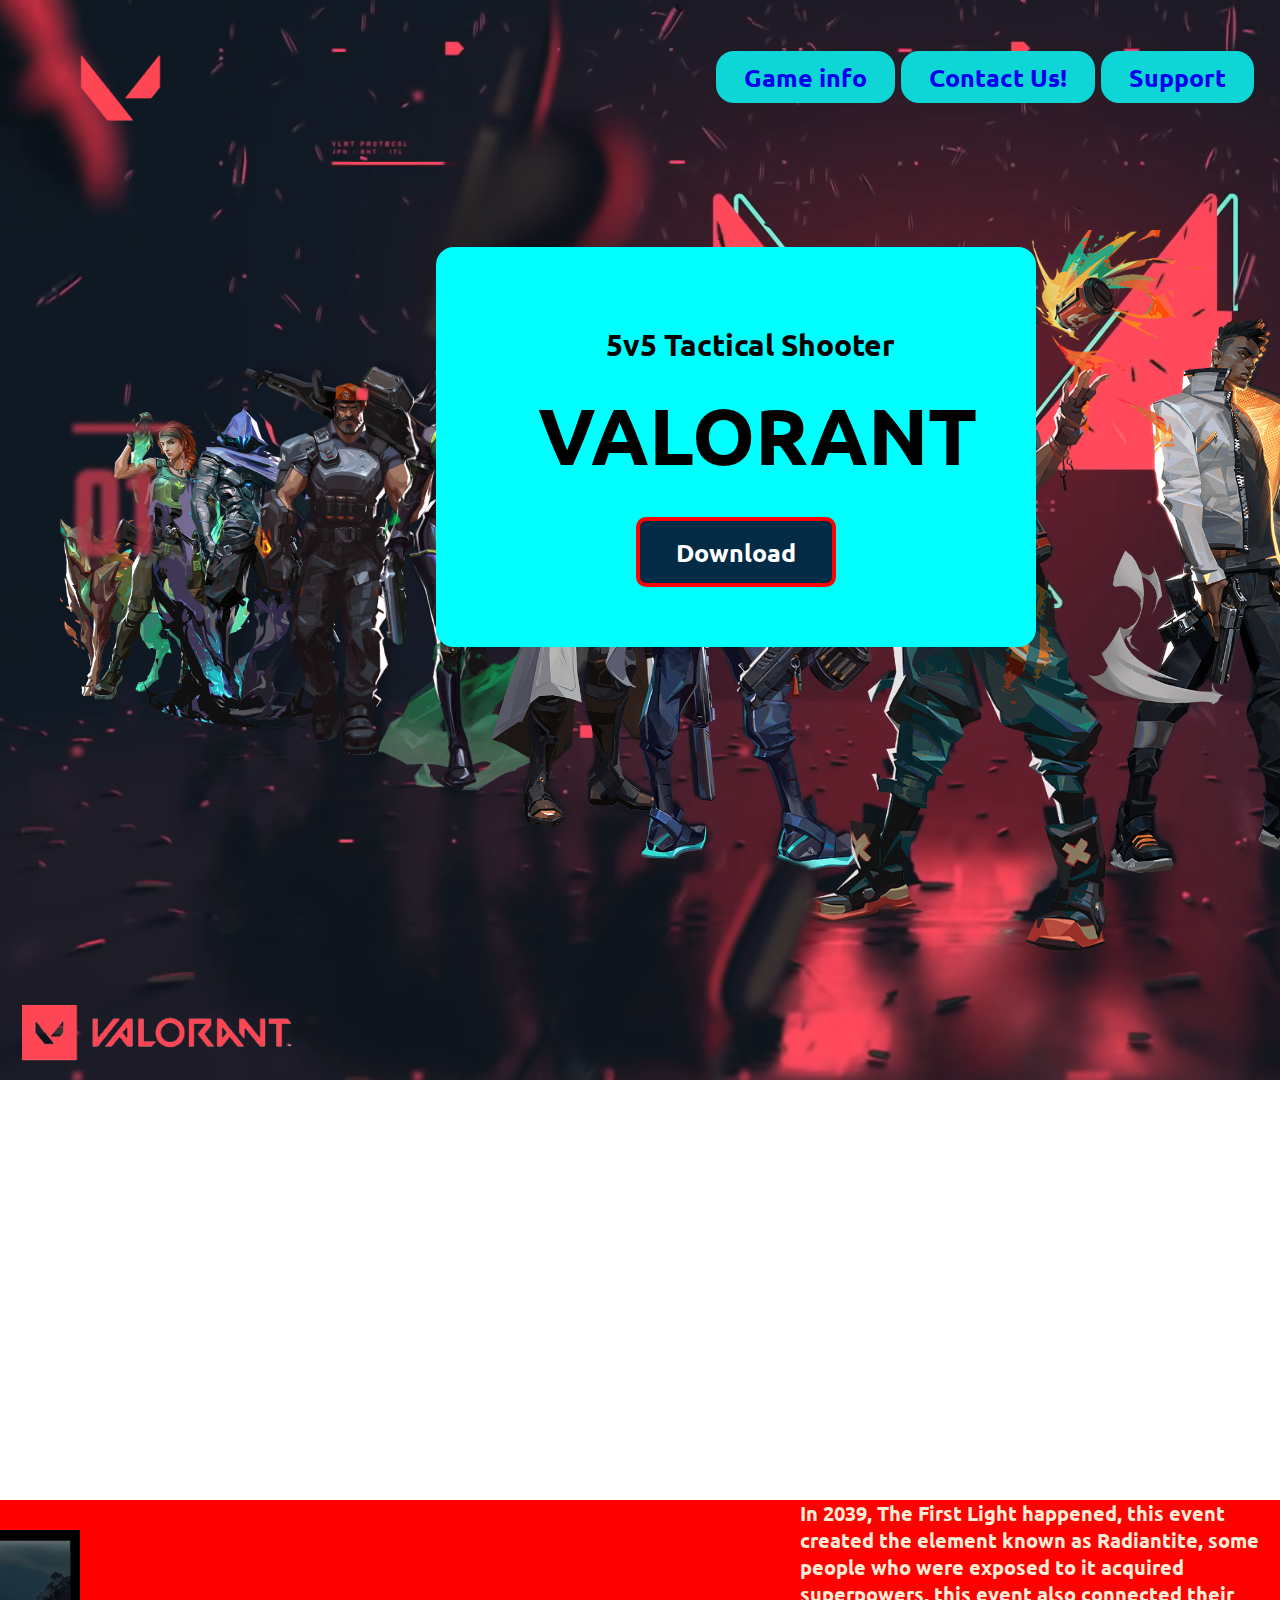
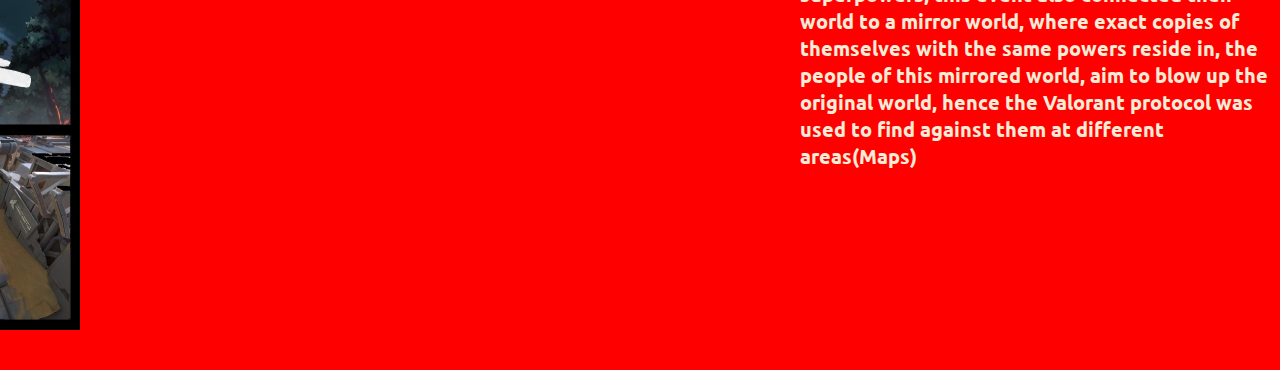
<file: Homepage/index.html>
<!DOCTYPE html>
<html lang="en">
    <head>
      <meta charset="UTF-8" />
      <meta name="viewport" content="width=device-width", inital-scale=1.0 />
      <link rel="stylesheet" href="style.css" type="text/css">
      <link rel="preconnect" href="https://fonts.gstatic.com" crossorigin>
<link href="https://fonts.googleapis.com/css2?family=Dosis&family=Kanit:wght@100&family=Roboto+Condensed:wght@700&family=Roboto+Slab:wght@500&family=Ubuntu&display=swap" rel="stylesheet">
    </head>

<body>
    <div class="container">
        <div class="jett">
            <nav>
                <img src="../pictures/vallogo.png" class="logo" height="70" >
                <ul>
                    <li><a href="../Game info/gameinfo.html">Game info</a></li>
                    <li><a href="../Social Media/Social.html">Contact Us!</a></li>
                    <li><a href="../Support page/support.html">Support</a></li>
                </ul>
            </nav>
        </div>
    </div>
<div class="container2">
    <div class="valpicture">
        <p class="wordingbefore">5v5 Tactical Shooter</p><br>
        <h1 class="bigboy">VALORANT</h1><br><br><br><br>
    </div>
    <div class="condown">
        <button class="downloadbutton">Download</button>
    </div>
</div>
<div class="lore">
    <img src="../pictures/lore.jpg" id="lorepic" height="400" width="650">
    <p class="lorepara">In 2039, The First Light happened, this event created the element known as Radiantite, some people who were exposed to it acquired superpowers,
        this event also connected their world to a mirror world, where exact copies of themselves with the same powers reside in, the people of this mirrored world,
        aim to blow up the original world, hence the Valorant protocol was used to find against them at different areas(Maps)
    </p>




</div>
</body>
</html>
</file>
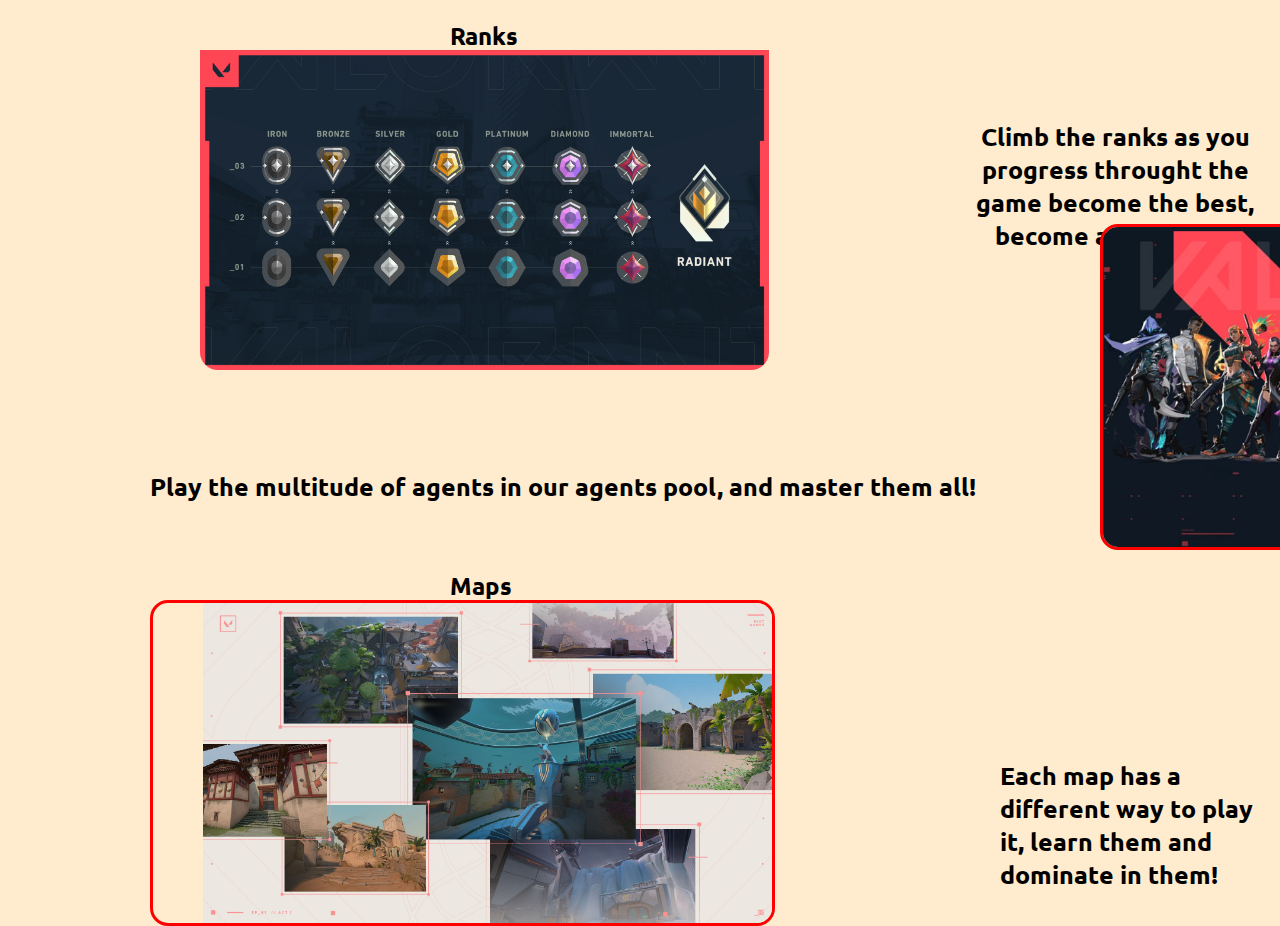
<file: Game info/gameinfo.html>
<!DOCTYPE html>
<html lang="en">
    <head>
      <meta charset="UTF-8" />
      <meta name="viewport" content="width=device-width", inital-scale=1.0 />
      <link rel="stylesheet" href="style3.css" type="text/css">
      <link rel="preconnect" href="https://fonts.gstatic.com" crossorigin>
<link href="https://fonts.googleapis.com/css2?family=Dosis&family=Kanit:wght@100&family=Roboto+Condensed:wght@700&family=Roboto+Slab:wght@500&family=Ubuntu&display=swap" rel="stylesheet">
    </head>

<body>
    <div class="container">
        <div class="ranks">
            <h2 class="title1">Ranks</h2>
            <img src="../pictures/valrank.jpg" id="rank" height="320">
            <p class="rankword"> Climb the ranks as you progress throught the game become the best, become a RADIANT!</p>
        </div>
        <div class="agents">
            <h2 class="title2">Agents</h2>
            <img src="../pictures/valagents.jpg" id="agent" height="320">
            <p class="agentword"> Play the multitude of agents in our agents pool, and master them all!</p>
        </div>
        <div class="maps">
            <h2 class="title3">Maps</h2>
            <img src="../pictures/valmaps.jpg" id="map" height="320">
            <p class="mapword">Each map has a different way to play it, learn them and dominate in them!</p>
        </div>
    </div>





</body>
</file>
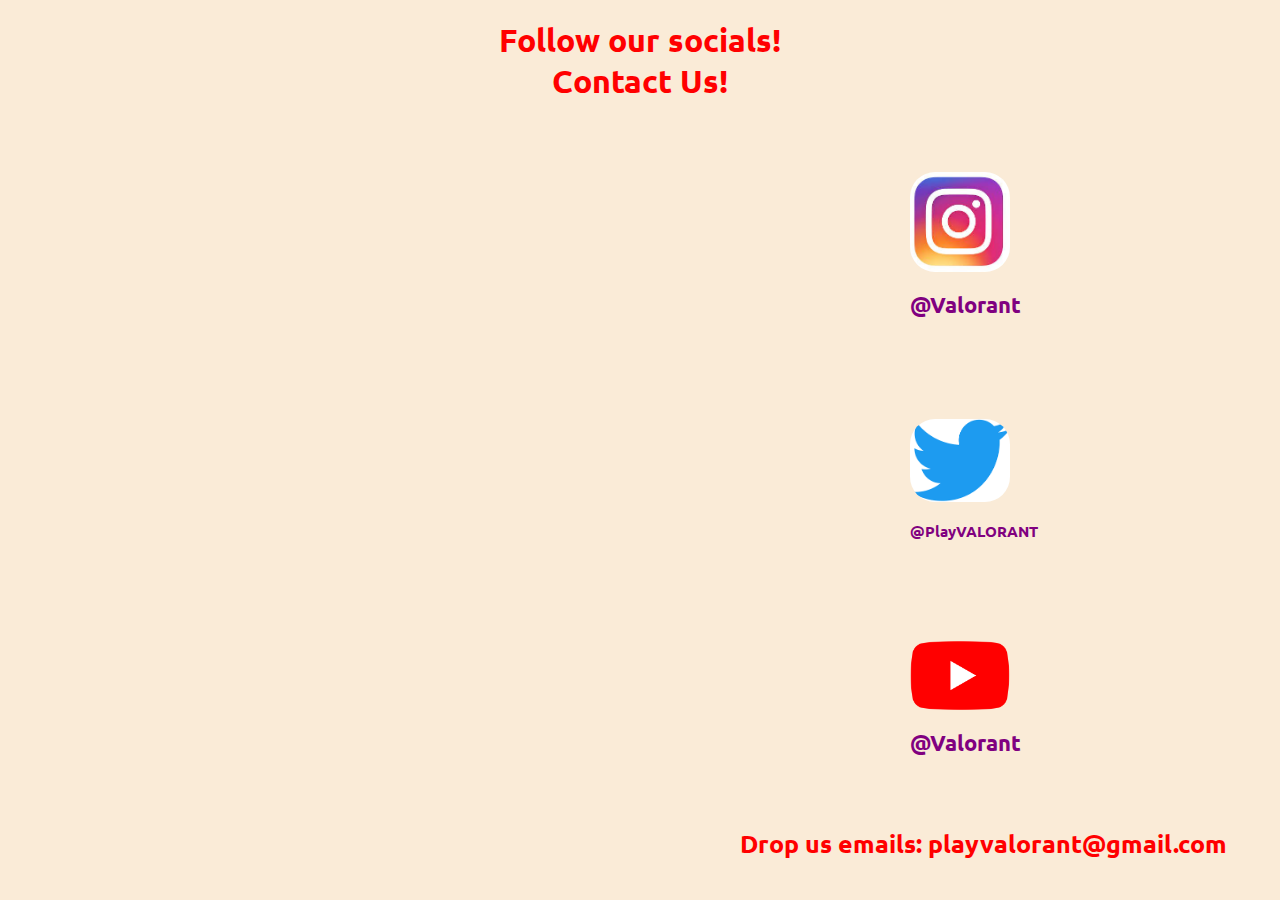
<file: Social Media/Social.html>
<!DOCTYPE html>
<html lang="en">
    <head>
      <meta charset="UTF-8" />
      <meta name="viewport" content="width=device-width", inital-scale=1.0 />
      <link rel="stylesheet" href="style2.css" type="text/css">
      <link rel="preconnect" href="https://fonts.gstatic.com" crossorigin>
<link href="https://fonts.googleapis.com/css2?family=Dosis&family=Kanit:wght@100&family=Roboto+Condensed:wght@700&family=Roboto+Slab:wght@500&family=Ubuntu&display=swap" rel="stylesheet">
    </head>
<body>
    <div class="stuff">
        <h1 class="social"> Follow our socials!</h1>
        <h1 class="contact">  Contact Us! </h1>
                <div class="cover">
                    <div class="morestuff">
                        <img src="/pictures/instagram.jpg" id="inst" height="100" width="100">
                        <p class="val">@Valorant</p>
                    </div>
                    <div class="morestuff2">
                        <img src="/pictures/twitter1.png" id="twit" height="100" width="100">
                        <p class="valtwit">@PlayVALORANT</p>
                    </div>
                    <div class="morestuff3">
                        <img src="/pictures/youtube.png" id="yt" height="100" width="100">
                        <p class="valyt">@Valorant</p>
                    </div>
                </div>
            <div>
                <p class="email">Drop us emails: playvalorant@gmail.com</p>
            </div>
    </div>
</body>
</file>
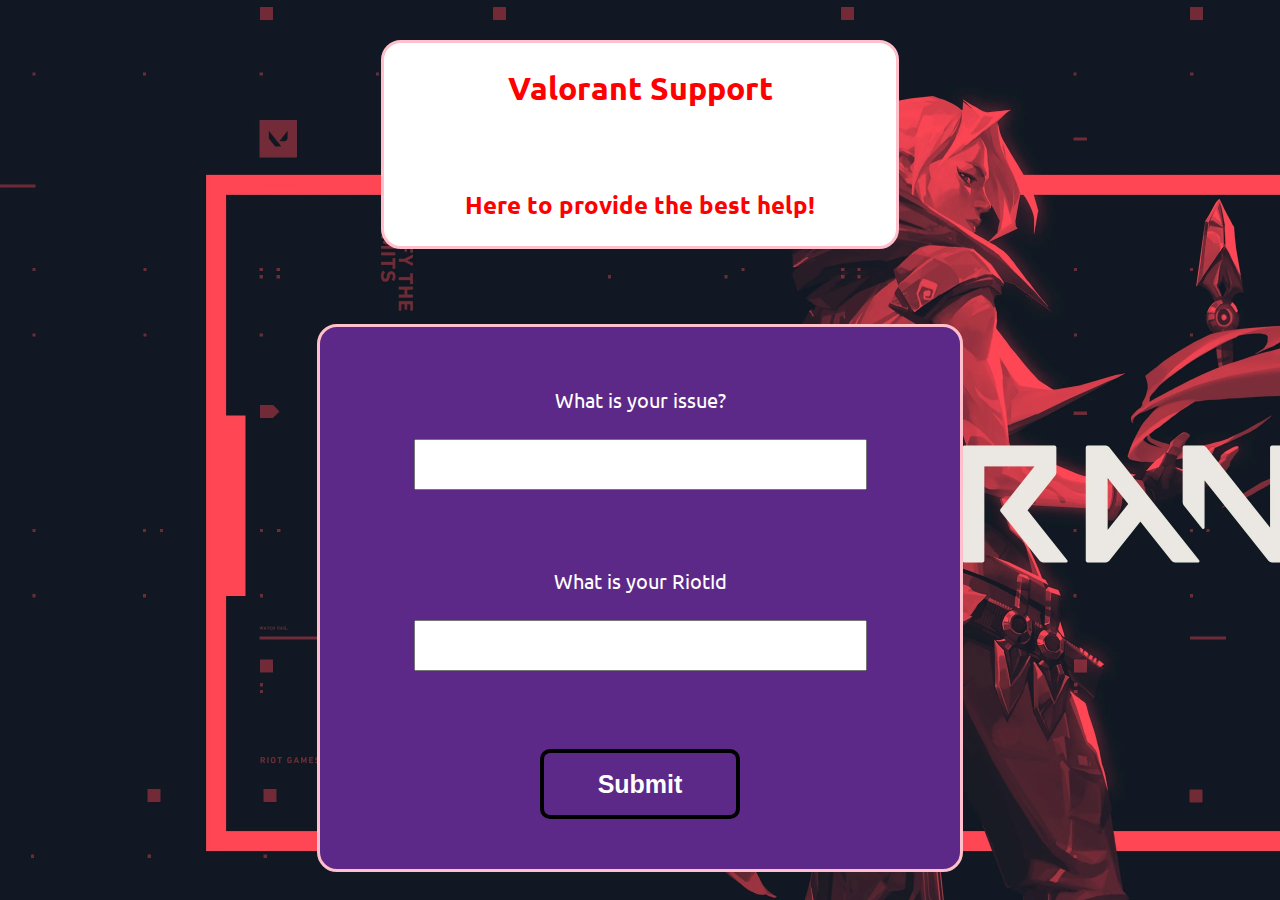
<file: Support page/support.html>
<!DOCTYPE html>
<html lang="en">
    <head>
      <meta charset="UTF-8" />
      <meta name="viewport" content="width=device-width", inital-scale=1.0 />
      <link rel="stylesheet" href="style1.css" type="text/css">
      <link rel="preconnect" href="https://fonts.googleapis.com">
<link rel="preconnect" href="https://fonts.gstatic.com" crossorigin>
<link href="https://fonts.googleapis.com/css2?family=Dosis&family=Kanit:wght@100&family=Roboto+Condensed:wght@700&family=Roboto+Slab:wght@500&family=Ubuntu&display=swap" rel="stylesheet">
    </head>

<body>
  <div class="toppart">
     <h1 id="header"> Valorant Support </h1><br><br><br><br>
     <h2 id="subheader"> Here to provide the best help! </h2>
  </div>
  <form>
      <div id ="supportquestion">
          <label for="TypeIssue">What is your issue?</label><br><br>
          <input type="text" id="TypeIssue" name="TypeIssue"  size="50"><br><br><br><br>
          <label for="RiotID">What is your RiotId</label><br><br>
          <input type="text" id="RiotID" name="RiotID" size="50"><br><br><br><br>
          <input type="submit" id="submitbutton" value="Submit">
      </div>
</body>
</file>
<file: Homepage/style.css>
*{
    margin: 0;
    padding: 0;
    box-sizing: border-box;
    font-family: 'Dosis', sans-serif;
    font-family: 'Kanit', sans-serif;
    font-family: 'Roboto Condensed', sans-serif;
    font-family: 'Roboto Slab', serif;
    font-family: 'Ubuntu', sans-serif;
    font-weight: bold;
}
body{
    background-image: url("../pictures/wallpaper.webp");
    background-repeat: no-repeat;
}

.container{
    color: red;
    border-width: 1px;
    font-size: 25px;
    width: 100%
}
nav{
    display: flex;
    align-items: center;
    justify-content: space-between;
    padding-left: 3%;
    padding-top: 0px;
    padding-bottom: 20px;
    padding-right: 2%;
    height: 175px;
    width: 100%;
}
li{
    background-color: rgb(15, 214, 214);
    border-radius: 18px;
    list-style: none;
    display: inline;
    padding: 10px 28px;
    font-size: 25px;
    width: 100%;
}
li a{
    text-decoration: none;
}

.container2{
    display: flex;
    border-radius: 18px;
    height: 400px;
    width: 600px;
    padding-left: 40px;
    justify-content: space-between;
    background-color: aqua;
    position: absolute;
    align-items: center;
    margin-right: 500px;
    top: 33%;
    left: 38%;
    margin: -50px -50px;        
  
}
.downloadbutton{
    position:absolute;
    left: 200px;
    bottom: 60px;
    background-color: rgb(4, 43, 70);
    color: white;
    border-color: red;
    border-style: solid;
    border-width: 4px;
    width: 200px;
    height: 70px;
    border-radius: 10px;
    font-weight: bold;
    font-size: 25px;
    transition: background-color 0.6s;
}

.downloadbutton:hover{
    background-color: white;
    color: rgb(4, 43, 70);
    opacity: 0.8;
}

.logo{
    margin-left: 10px;
    margin-top: 90px;
    margin-bottom: 70px;
    padding-left: 10px;
}
.wordingbefore{
    padding-left: 130px;
    font-size: 30px;
}
.bigboy{
    padding-left: 62px;
    font-size: 80px;
    background-color: aqua;
}
.lore{
    position: absolute;
    top: 1500px;
    background-color: red;
}

#lorepic{
    position: absolute;
    bottom: 40px;
    display: block;
    right: 1200px;
}

.lorepara{
    font-size: 20px;
    left: 800px;
    padding-left: 800px;
    padding-bottom: 200px;
    color: antiquewhite;
}
</file>
<file: Game info/style3.css>
*{
    margin: 0;
    padding: 0;  
    font-family: 'Dosis', sans-serif;
    font-family: 'Kanit', sans-serif;
    font-family: 'Roboto Condensed', sans-serif;
    font-family: 'Roboto Slab', serif;
    font-family: 'Ubuntu', sans-serif;
    font-weight: bold;
}

body{
    background-color: blanchedalmond;
}
.ranks{
    margin-top: 20px;
}
#rank{
    border-radius: 18px;
    position: aboslute;
    margin-left: 200px;
    padding-top: 30px;    
}
.rankword{
    position:absolute;
    top: 120px;
    left: 950px;
    font-size: 25px;
    text-align: center;
}
.title1{
    position: absolute;
    padding-left: 450px;
}
.title2{
    position: absolute;
    left: 1340px;
    top: 270px;
}
.title3{
    position: absolute;
    left: 450px;
    top: 570px;
}
#agent{
    position: absolute;
    bottom: 350px;
    left: 1100px;
    border-radius: 18px;
    border-style: solid;
    border-color: red;
}
.agentword{
    position: absolute;
    font-size: 25px;
    top: 470px;
    left: 150px;
}
#map{
    position: absolute;
    top: 600px;
    left: 150px;
    padding-left: 50px;
    border-radius: 18px;
    border-style: solid;
    border-color: red;
}
.mapword{
    position: absolute;
    display: inline;
    top: 759px;
    left: 1000px;
    font-size: 25px;
}
</file>
<file: Social Media/style2.css>
*{
    margin: 0;
    padding: 0;
    background-color: antiquewhite;
    font-family: 'Dosis', sans-serif;
    font-family: 'Kanit', sans-serif;
    font-family: 'Roboto Condensed', sans-serif;
    font-family: 'Roboto Slab', serif;
    font-family: 'Ubuntu', sans-serif;
    font-weight: bold;
}
img{
    max-width: 100%;
    height: auto;
}
.cover{
    width: 100%;
    justify-content: center;
    display: block;
    margin-left: 10px;
    margin-top: 70px;
    margin-bottom: 70px;
    padding-left: 900px;
    color: purple;
}
#inst{
    border-radius: 25px;
}
#twit{
    margin-top: 100px;
    border-radius: 25px;
    background-color: aqua;
}
#yt{
    margin-top: 100px;
}
.social{
    justify-content: center;
    display: flex;
    padding-top: 20px;
    color: red;
}
.contact{
    justify-content: center;
    display: flex;
    color: red;
}
.val{
    margin-top: 15px;
    font-size: 22px;
}
.valtwit{
    font-size: 15px;
    margin-top: 15px;
    margin-right: 15px;
}
.valyt{
    margin-top: 15px;
    font-size: 22px;
}
.email{
    margin-top: 70px;
    margin-left: 740px;
    font-size: 25px;
    color: red;
    width: 40%;
}
</file>
<file: Support page/style1.css>
*{
    margin: 0;
    padding: 0;
}
body{
    background-image: url("../pictures/valorantback.png");
    background-repeat: no-repeat;
    background-size: 1920px 1080px;
    font-family: 'Dosis', sans-serif;
    font-family: 'Kanit', sans-serif;
    font-family: 'Roboto Condensed', sans-serif;
    font-family: 'Roboto Slab', serif;
    font-family: 'Ubuntu', sans-serif;
}
.toppart{
    color: red;
    background-color: white;
    text-align: center;
    width: 40%;
    padding-top: 25px;
    padding-bottom: 25px;
    margin: auto;
    margin-top: 40px;
    margin-bottom: 25px;
    border-style: solid;
    border-radius: 20px;
    border-color: pink;
}
#supportquestion{
   color: white;
   background-color: rgb(93, 41, 136);
   padding-top: 60px;
   padding-bottom: 50px;
   width: 50%;
   margin: auto;
   font-size: 20px;
   border-style: solid;
   border-radius: 20px;
   border-color: pink;
}  
form{
    display: flex;
    padding-top: 50px;
    text-align: center;
    align-items: center;
    justify-content: center;
}
input[type=text]{
    box-sizing: border-box;
    padding: 16px;
}
#submitbutton{
    background-color: rgb(93, 41, 136);
    color: white;
    border-color: black;
    border-style: solid;
    border-width: 4px;
    width: 200px;
    height: 70px;
    border-radius: 10px;
    font-weight: bold;
    font-size: 25px;
    transition: background-color 0.6s;
    cursor: pointer;
}
#submitbutton:hover{
    background-color: white;
    color: rgb(4, 43, 70);
    opacity: 0.8;
}
</file>
